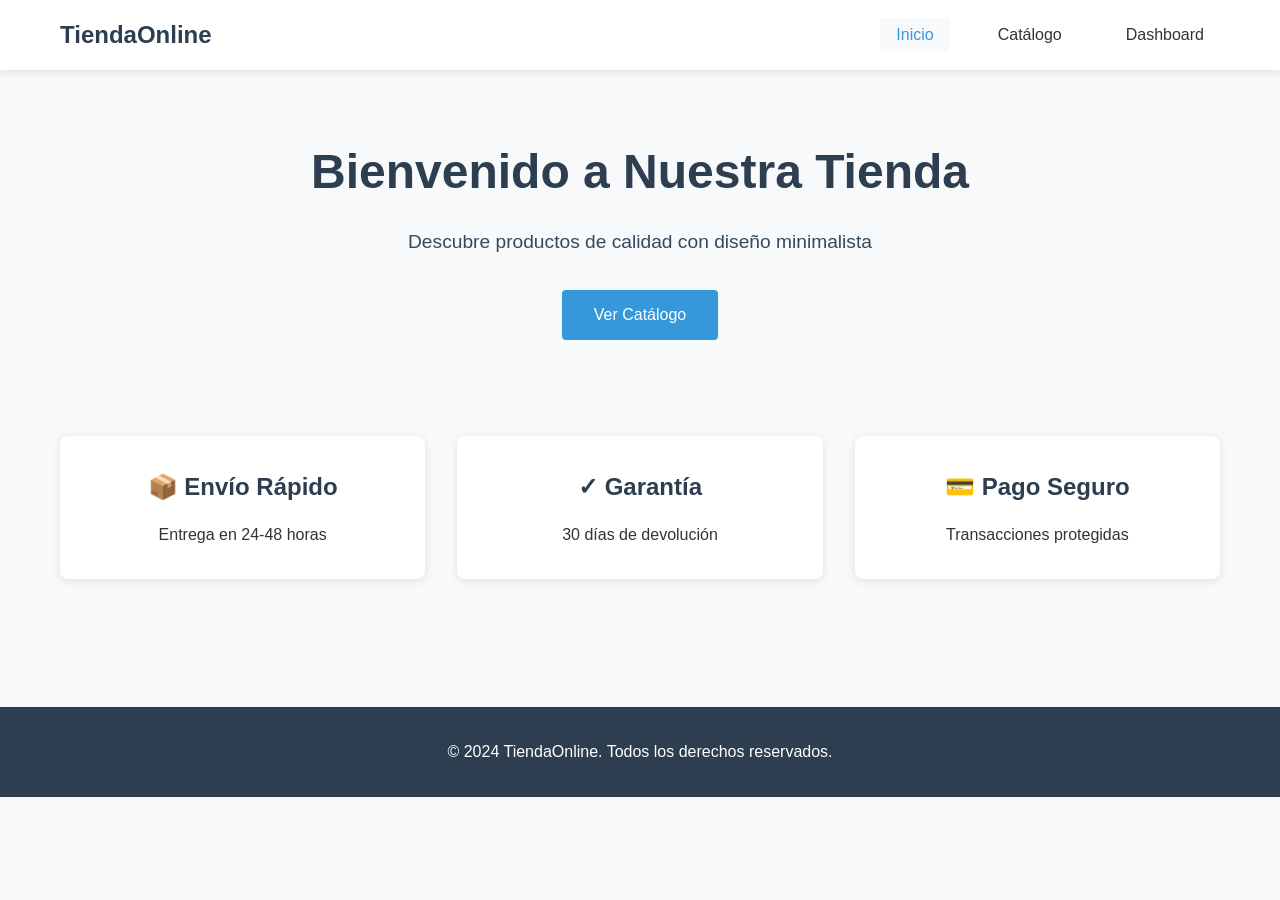
<file: index.html>
<!DOCTYPE html>
<html lang="es">
<head>
    <meta charset="UTF-8">
    <meta name="viewport" content="width=device-width, initial-scale=1.0">
    <title>Tienda Online - Inicio</title>
    <link rel="stylesheet" href="styles.css">
</head>
<body>
    <nav class="navbar">
        <div class="container">
            <div class="logo">TiendaOnline</div>
            <ul class="nav-links">
                <li><a href="index.html" class="active">Inicio</a></li>
                <li><a href="catalog.html">Catálogo</a></li>
                <li><a href="dashboard.html">Dashboard</a></li>
            </ul>
        </div>
    </nav>

    <main class="container">
        <section class="hero">
            <h1>Bienvenido a Nuestra Tienda</h1>
            <p>Descubre productos de calidad con diseño minimalista</p>
            <a href="catalog.html" class="btn-primary">Ver Catálogo</a>
        </section>

        <section class="features">
            <div class="feature-card">
                <h3>📦 Envío Rápido</h3>
                <p>Entrega en 24-48 horas</p>
            </div>
            <div class="feature-card">
                <h3>✓ Garantía</h3>
                <p>30 días de devolución</p>
            </div>
            <div class="feature-card">
                <h3>💳 Pago Seguro</h3>
                <p>Transacciones protegidas</p>
            </div>
        </section>
    </main>

    <footer>
        <div class="container">
            <p>&copy; 2024 TiendaOnline. Todos los derechos reservados.</p>
        </div>
    </footer>
</body>
</html>
</file>
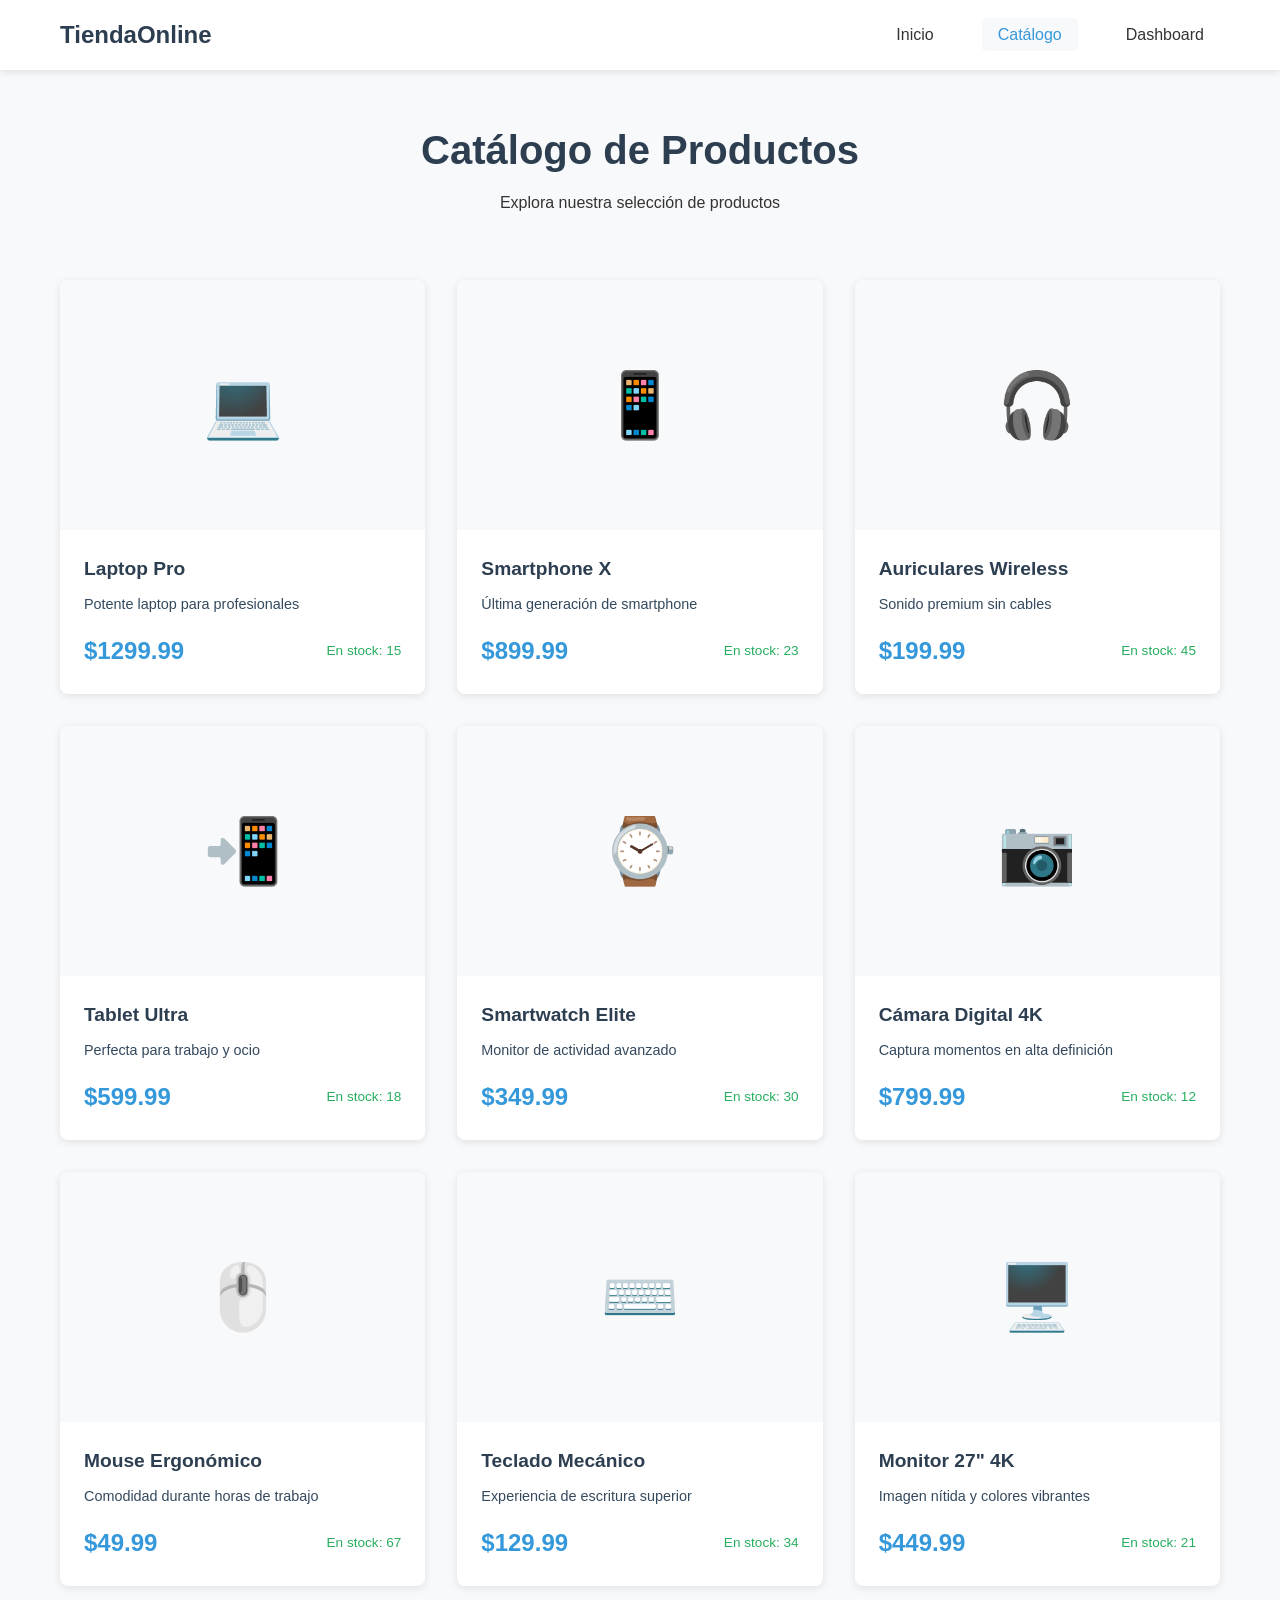
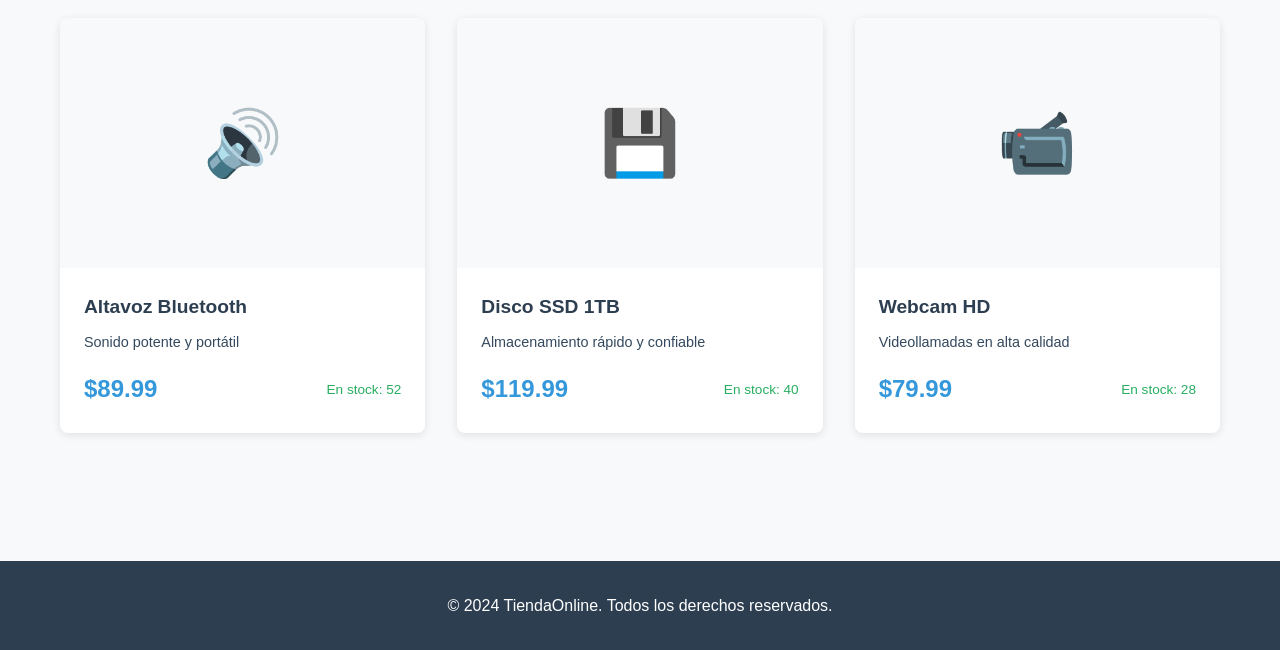
<file: catalog.html>
<!DOCTYPE html>
<html lang="es">
<head>
    <meta charset="UTF-8">
    <meta name="viewport" content="width=device-width, initial-scale=1.0">
    <title>Catálogo de Productos</title>
    <link rel="stylesheet" href="styles.css">
</head>
<body>
    <nav class="navbar">
        <div class="container">
            <div class="logo">TiendaOnline</div>
            <ul class="nav-links">
                <li><a href="index.html">Inicio</a></li>
                <li><a href="catalog.html" class="active">Catálogo</a></li>
                <li><a href="dashboard.html">Dashboard</a></li>
            </ul>
        </div>
    </nav>

    <main class="container">
        <section class="catalog-header">
            <h1>Catálogo de Productos</h1>
            <p>Explora nuestra selección de productos</p>
        </section>

        <section class="product-grid" id="productGrid">
            <!-- Products will be loaded here by JavaScript -->
        </section>
    </main>

    <footer>
        <div class="container">
            <p>&copy; 2024 TiendaOnline. Todos los derechos reservados.</p>
        </div>
    </footer>

    <script src="catalog.js"></script>
</body>
</html>
</file>
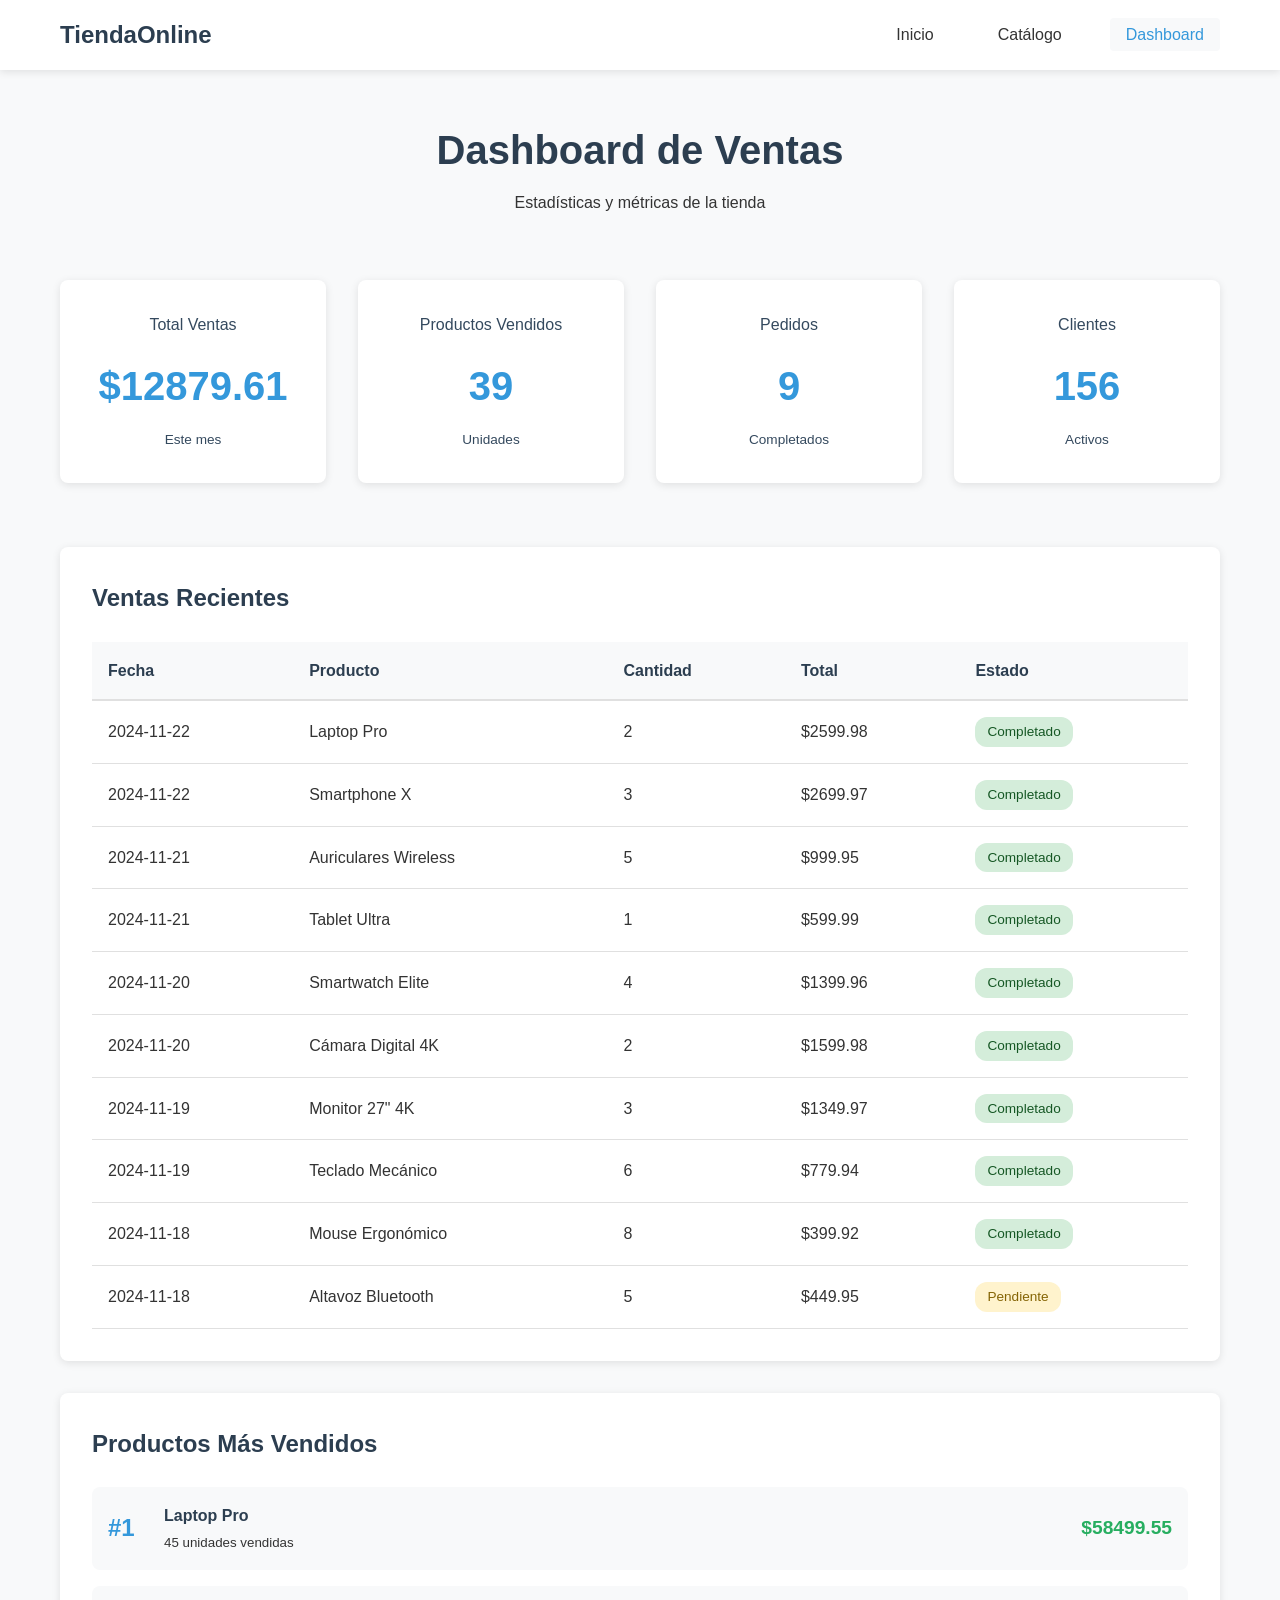
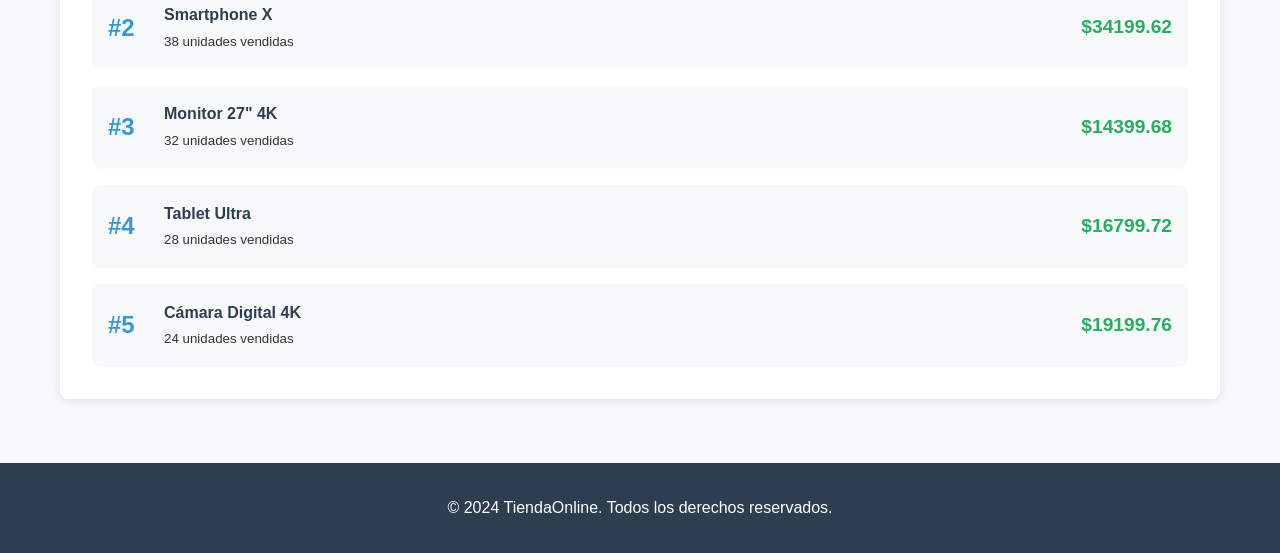
<file: dashboard.html>
<!DOCTYPE html>
<html lang="es">
<head>
    <meta charset="UTF-8">
    <meta name="viewport" content="width=device-width, initial-scale=1.0">
    <title>Dashboard - Ventas</title>
    <link rel="stylesheet" href="styles.css">
</head>
<body>
    <nav class="navbar">
        <div class="container">
            <div class="logo">TiendaOnline</div>
            <ul class="nav-links">
                <li><a href="index.html">Inicio</a></li>
                <li><a href="catalog.html">Catálogo</a></li>
                <li><a href="dashboard.html" class="active">Dashboard</a></li>
            </ul>
        </div>
    </nav>

    <main class="container">
        <section class="dashboard-header">
            <h1>Dashboard de Ventas</h1>
            <p>Estadísticas y métricas de la tienda</p>
        </section>

        <section class="stats-grid">
            <div class="stat-card">
                <h3>Total Ventas</h3>
                <p class="stat-value" id="totalSales">$0</p>
                <span class="stat-label">Este mes</span>
            </div>
            <div class="stat-card">
                <h3>Productos Vendidos</h3>
                <p class="stat-value" id="totalProducts">0</p>
                <span class="stat-label">Unidades</span>
            </div>
            <div class="stat-card">
                <h3>Pedidos</h3>
                <p class="stat-value" id="totalOrders">0</p>
                <span class="stat-label">Completados</span>
            </div>
            <div class="stat-card">
                <h3>Clientes</h3>
                <p class="stat-value" id="totalCustomers">0</p>
                <span class="stat-label">Activos</span>
            </div>
        </section>

        <section class="sales-section">
            <h2>Ventas Recientes</h2>
            <div class="sales-table-container">
                <table class="sales-table">
                    <thead>
                        <tr>
                            <th>Fecha</th>
                            <th>Producto</th>
                            <th>Cantidad</th>
                            <th>Total</th>
                            <th>Estado</th>
                        </tr>
                    </thead>
                    <tbody id="salesTableBody">
                        <!-- Sales data will be loaded here by JavaScript -->
                    </tbody>
                </table>
            </div>
        </section>

        <section class="top-products">
            <h2>Productos Más Vendidos</h2>
            <div class="top-products-list" id="topProductsList">
                <!-- Top products will be loaded here by JavaScript -->
            </div>
        </section>
    </main>

    <footer>
        <div class="container">
            <p>&copy; 2024 TiendaOnline. Todos los derechos reservados.</p>
        </div>
    </footer>

    <script src="dashboard.js"></script>
</body>
</html>
</file>
<file: styles.css>
/* Reset and Base Styles */
* {
    margin: 0;
    padding: 0;
    box-sizing: border-box;
}

:root {
    --primary-color: #2c3e50;
    --secondary-color: #34495e;
    --accent-color: #3498db;
    --accent-color-hover: #2980b9;
    --text-color: #333;
    --light-bg: #f8f9fa;
    --white: #ffffff;
    --border-color: #e0e0e0;
    --success-color: #27ae60;
    --status-success-bg: #d4edda;
    --status-success-text: #155724;
    --status-pending-bg: #fff3cd;
    --status-pending-text: #856404;
    --shadow: 0 2px 8px rgba(0, 0, 0, 0.1);
}

body {
    font-family: -apple-system, BlinkMacSystemFont, 'Segoe UI', Roboto, 'Helvetica Neue', Arial, sans-serif;
    line-height: 1.6;
    color: var(--text-color);
    background-color: var(--light-bg);
}

/* Container */
.container {
    max-width: 1200px;
    margin: 0 auto;
    padding: 0 20px;
}

/* Navigation */
.navbar {
    background-color: var(--white);
    box-shadow: var(--shadow);
    position: sticky;
    top: 0;
    z-index: 1000;
}

.navbar .container {
    display: flex;
    justify-content: space-between;
    align-items: center;
    padding: 1rem 20px;
}

.logo {
    font-size: 1.5rem;
    font-weight: 700;
    color: var(--primary-color);
}

.nav-links {
    display: flex;
    list-style: none;
    gap: 2rem;
}

.nav-links a {
    text-decoration: none;
    color: var(--text-color);
    font-weight: 500;
    transition: color 0.3s ease;
    padding: 0.5rem 1rem;
    border-radius: 4px;
}

.nav-links a:hover,
.nav-links a.active {
    color: var(--accent-color);
    background-color: var(--light-bg);
}

/* Hero Section */
.hero {
    text-align: center;
    padding: 4rem 2rem;
}

.hero h1 {
    font-size: 3rem;
    margin-bottom: 1rem;
    color: var(--primary-color);
}

.hero p {
    font-size: 1.2rem;
    color: var(--secondary-color);
    margin-bottom: 2rem;
}

/* Buttons */
.btn-primary {
    display: inline-block;
    padding: 0.75rem 2rem;
    background-color: var(--accent-color);
    color: var(--white);
    text-decoration: none;
    border-radius: 4px;
    font-weight: 500;
    transition: background-color 0.3s ease;
}

.btn-primary:hover {
    background-color: var(--accent-color-hover);
}

/* Features Section */
.features {
    display: grid;
    grid-template-columns: repeat(auto-fit, minmax(250px, 1fr));
    gap: 2rem;
    padding: 2rem 0 4rem;
}

.feature-card {
    background-color: var(--white);
    padding: 2rem;
    border-radius: 8px;
    text-align: center;
    box-shadow: var(--shadow);
    transition: transform 0.3s ease;
}

.feature-card:hover {
    transform: translateY(-5px);
}

.feature-card h3 {
    font-size: 1.5rem;
    margin-bottom: 1rem;
    color: var(--primary-color);
}

/* Catalog Section */
.catalog-header {
    text-align: center;
    padding: 3rem 2rem 2rem;
}

.catalog-header h1 {
    font-size: 2.5rem;
    margin-bottom: 0.5rem;
    color: var(--primary-color);
}

.product-grid {
    display: grid;
    grid-template-columns: repeat(auto-fill, minmax(280px, 1fr));
    gap: 2rem;
    padding: 2rem 0 4rem;
}

.product-card {
    background-color: var(--white);
    border-radius: 8px;
    overflow: hidden;
    box-shadow: var(--shadow);
    transition: transform 0.3s ease;
}

.product-card:hover {
    transform: translateY(-5px);
}

.product-image {
    width: 100%;
    height: 250px;
    background-color: var(--light-bg);
    display: flex;
    align-items: center;
    justify-content: center;
    font-size: 4rem;
}

.product-info {
    padding: 1.5rem;
}

.product-name {
    font-size: 1.2rem;
    font-weight: 600;
    color: var(--primary-color);
    margin-bottom: 0.5rem;
}

.product-description {
    color: var(--secondary-color);
    margin-bottom: 1rem;
    font-size: 0.9rem;
}

.product-footer {
    display: flex;
    justify-content: space-between;
    align-items: center;
}

.product-price {
    font-size: 1.5rem;
    font-weight: 700;
    color: var(--accent-color);
}

.product-stock {
    font-size: 0.85rem;
    color: var(--success-color);
}

/* Dashboard Section */
.dashboard-header {
    text-align: center;
    padding: 3rem 2rem 2rem;
}

.dashboard-header h1 {
    font-size: 2.5rem;
    margin-bottom: 0.5rem;
    color: var(--primary-color);
}

.stats-grid {
    display: grid;
    grid-template-columns: repeat(auto-fit, minmax(250px, 1fr));
    gap: 2rem;
    padding: 2rem 0;
}

.stat-card {
    background-color: var(--white);
    padding: 2rem;
    border-radius: 8px;
    box-shadow: var(--shadow);
    text-align: center;
}

.stat-card h3 {
    font-size: 1rem;
    color: var(--secondary-color);
    margin-bottom: 1rem;
    font-weight: 500;
}

.stat-value {
    font-size: 2.5rem;
    font-weight: 700;
    color: var(--accent-color);
    margin-bottom: 0.5rem;
}

.stat-label {
    font-size: 0.85rem;
    color: var(--secondary-color);
}

/* Sales Section */
.sales-section,
.top-products {
    background-color: var(--white);
    padding: 2rem;
    border-radius: 8px;
    box-shadow: var(--shadow);
    margin: 2rem 0;
}

.sales-section h2,
.top-products h2 {
    font-size: 1.5rem;
    color: var(--primary-color);
    margin-bottom: 1.5rem;
}

.sales-table-container {
    overflow-x: auto;
}

.sales-table {
    width: 100%;
    border-collapse: collapse;
}

.sales-table th {
    background-color: var(--light-bg);
    padding: 1rem;
    text-align: left;
    font-weight: 600;
    color: var(--primary-color);
    border-bottom: 2px solid var(--border-color);
}

.sales-table td {
    padding: 1rem;
    border-bottom: 1px solid var(--border-color);
}

.status-badge {
    display: inline-block;
    padding: 0.25rem 0.75rem;
    border-radius: 12px;
    font-size: 0.85rem;
    font-weight: 500;
}

.status-completed {
    background-color: var(--status-success-bg);
    color: var(--status-success-text);
}

.status-pending {
    background-color: var(--status-pending-bg);
    color: var(--status-pending-text);
}

/* Top Products List */
.top-products-list {
    display: flex;
    flex-direction: column;
    gap: 1rem;
}

.top-product-item {
    display: flex;
    justify-content: space-between;
    align-items: center;
    padding: 1rem;
    background-color: var(--light-bg);
    border-radius: 8px;
}

.top-product-info {
    display: flex;
    align-items: center;
    gap: 1rem;
}

.product-rank {
    font-size: 1.5rem;
    font-weight: 700;
    color: var(--accent-color);
    width: 40px;
}

.top-product-name {
    font-weight: 600;
    color: var(--primary-color);
}

.top-product-sales {
    font-size: 1.2rem;
    font-weight: 600;
    color: var(--success-color);
}

/* Footer */
footer {
    background-color: var(--primary-color);
    color: var(--white);
    text-align: center;
    padding: 2rem 0;
    margin-top: 4rem;
}

/* Responsive Design */
@media (max-width: 768px) {
    .nav-links {
        gap: 1rem;
    }

    .hero h1 {
        font-size: 2rem;
    }

    .stats-grid {
        grid-template-columns: 1fr;
    }

    .sales-table {
        font-size: 0.85rem;
    }

    .sales-table th,
    .sales-table td {
        padding: 0.75rem 0.5rem;
    }
}
</file>
